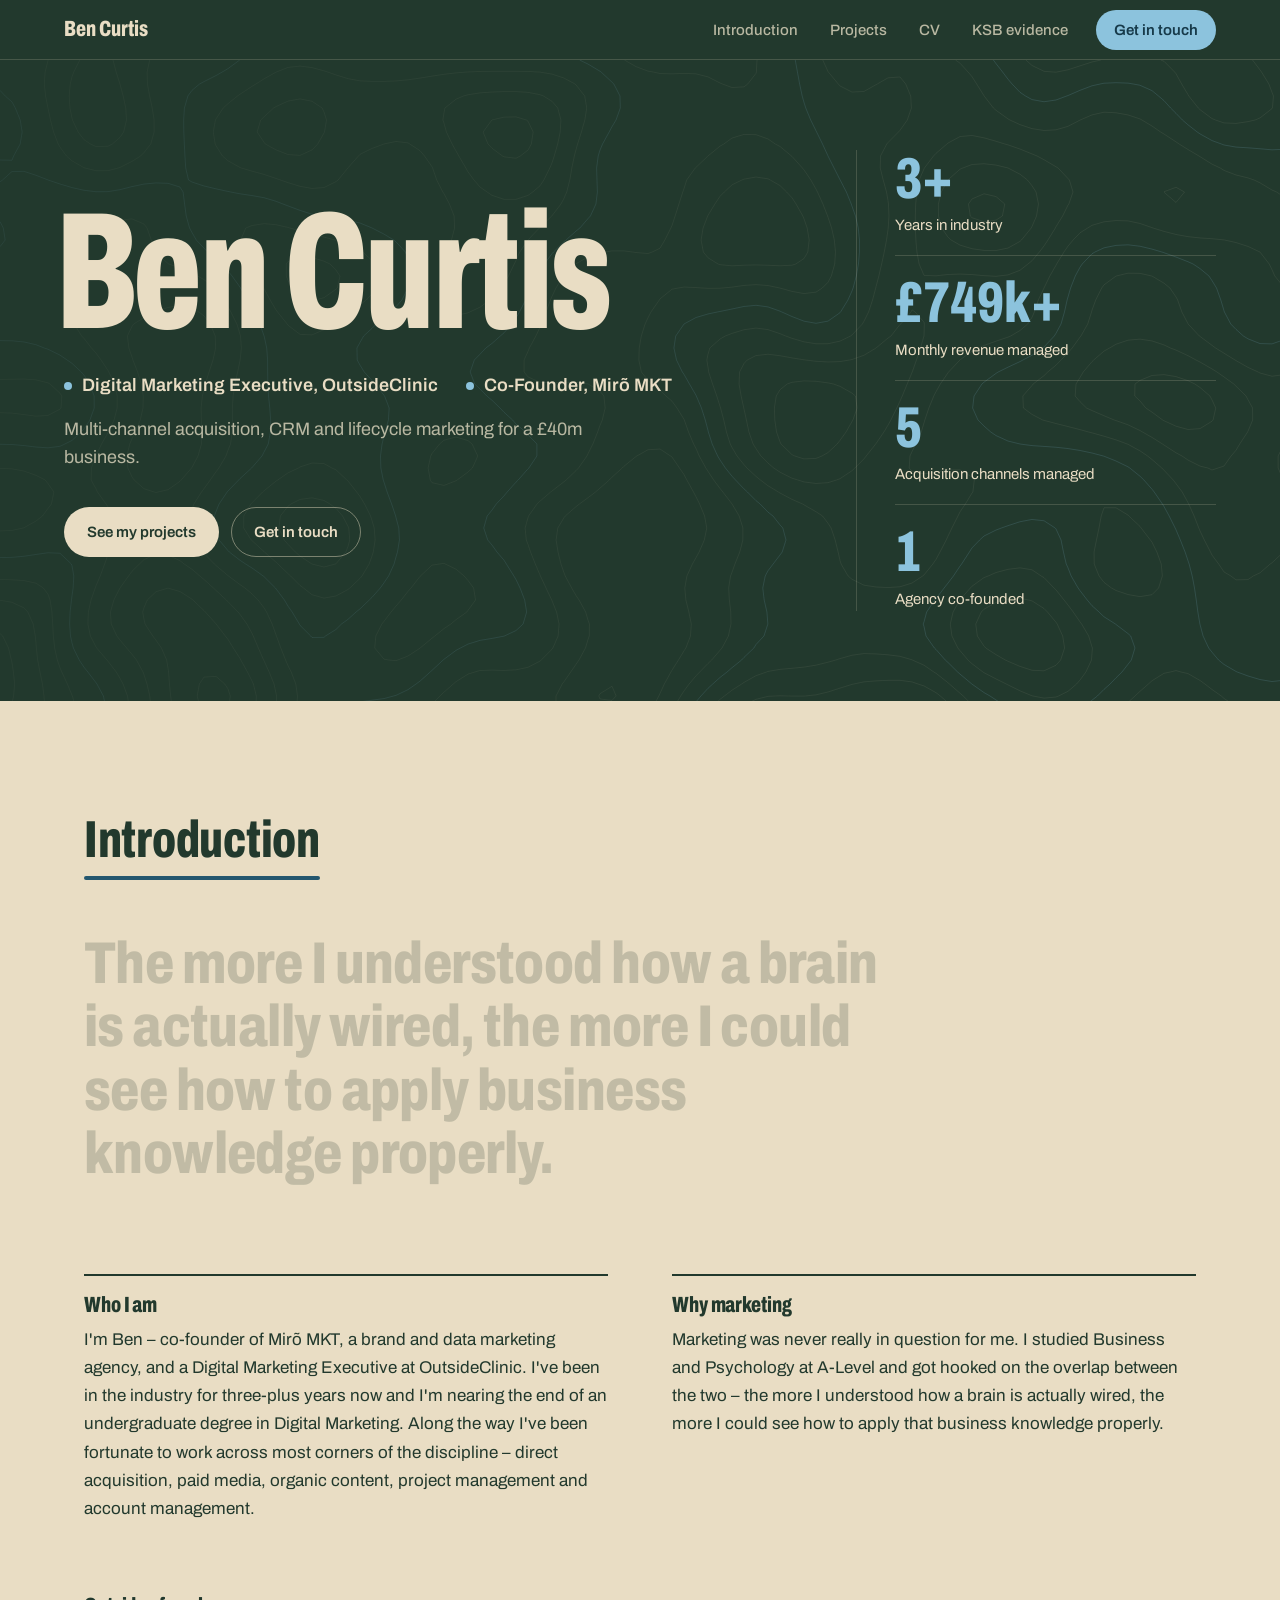
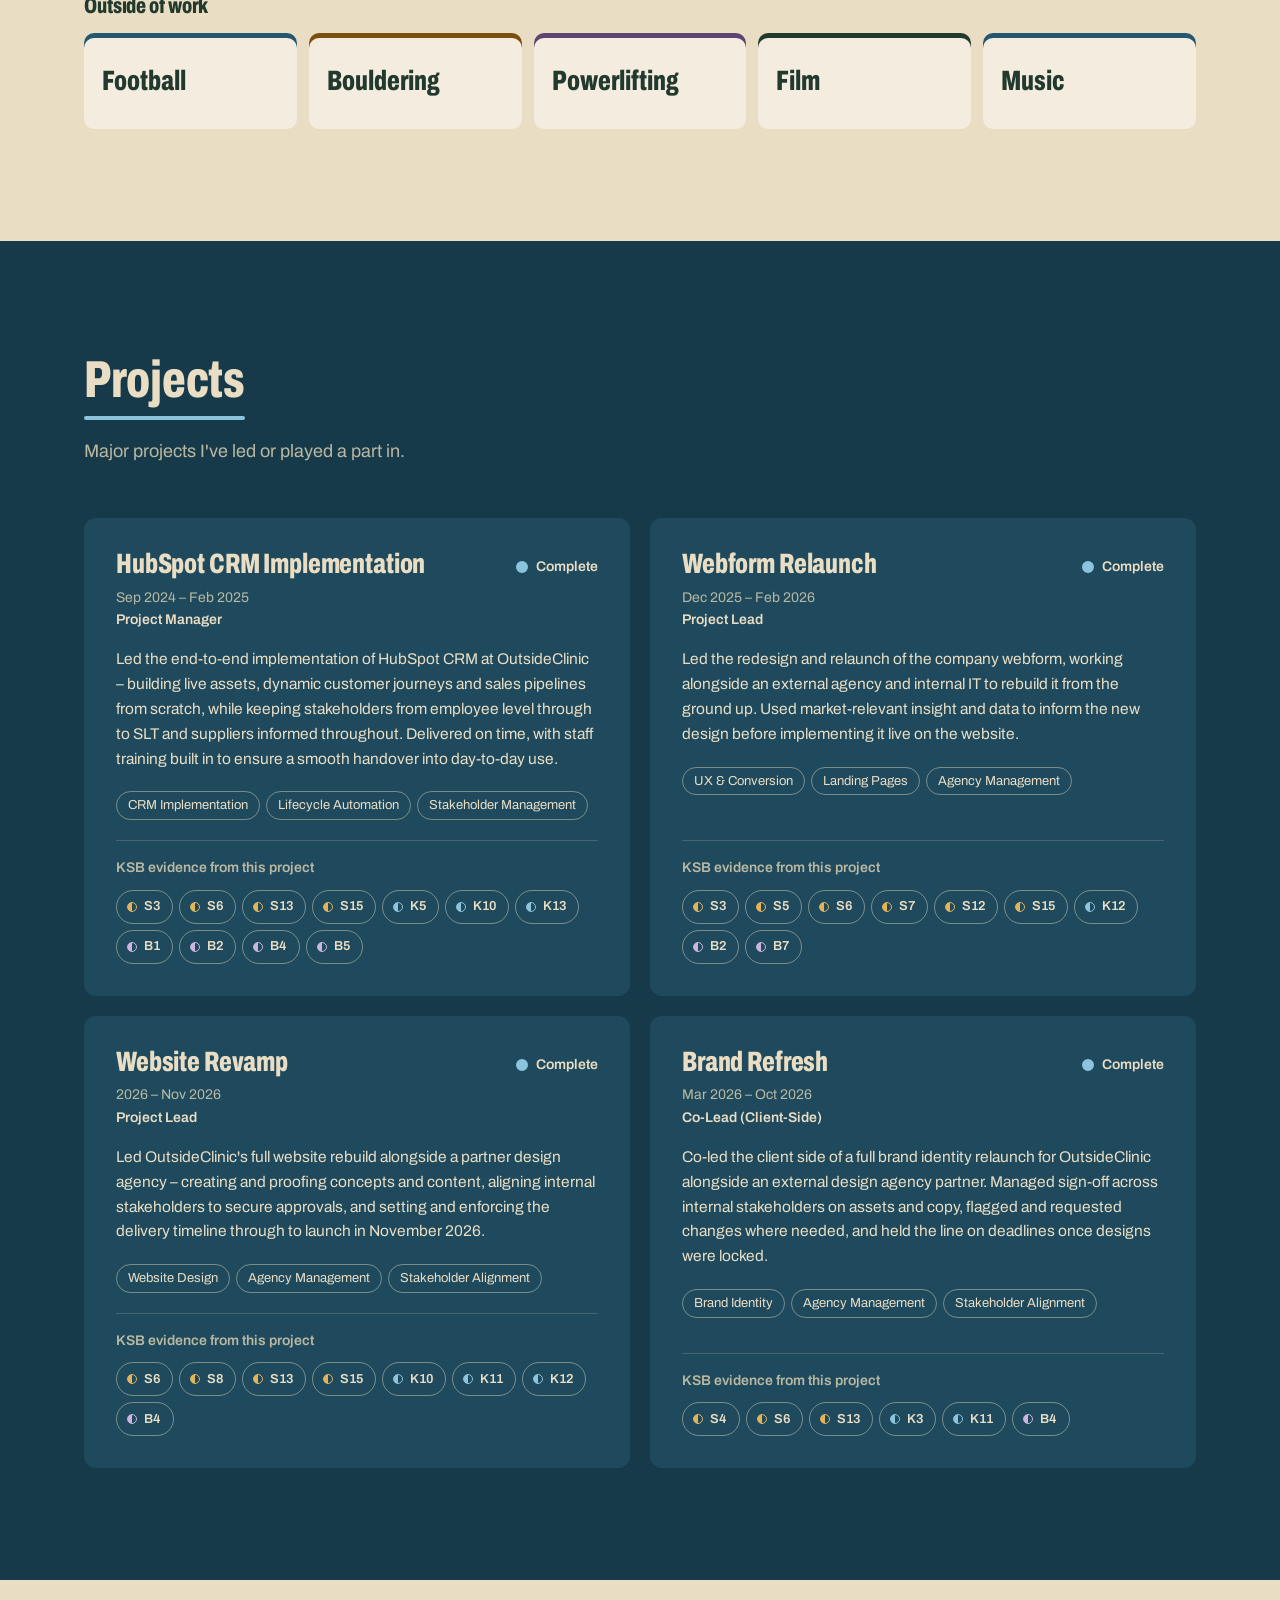
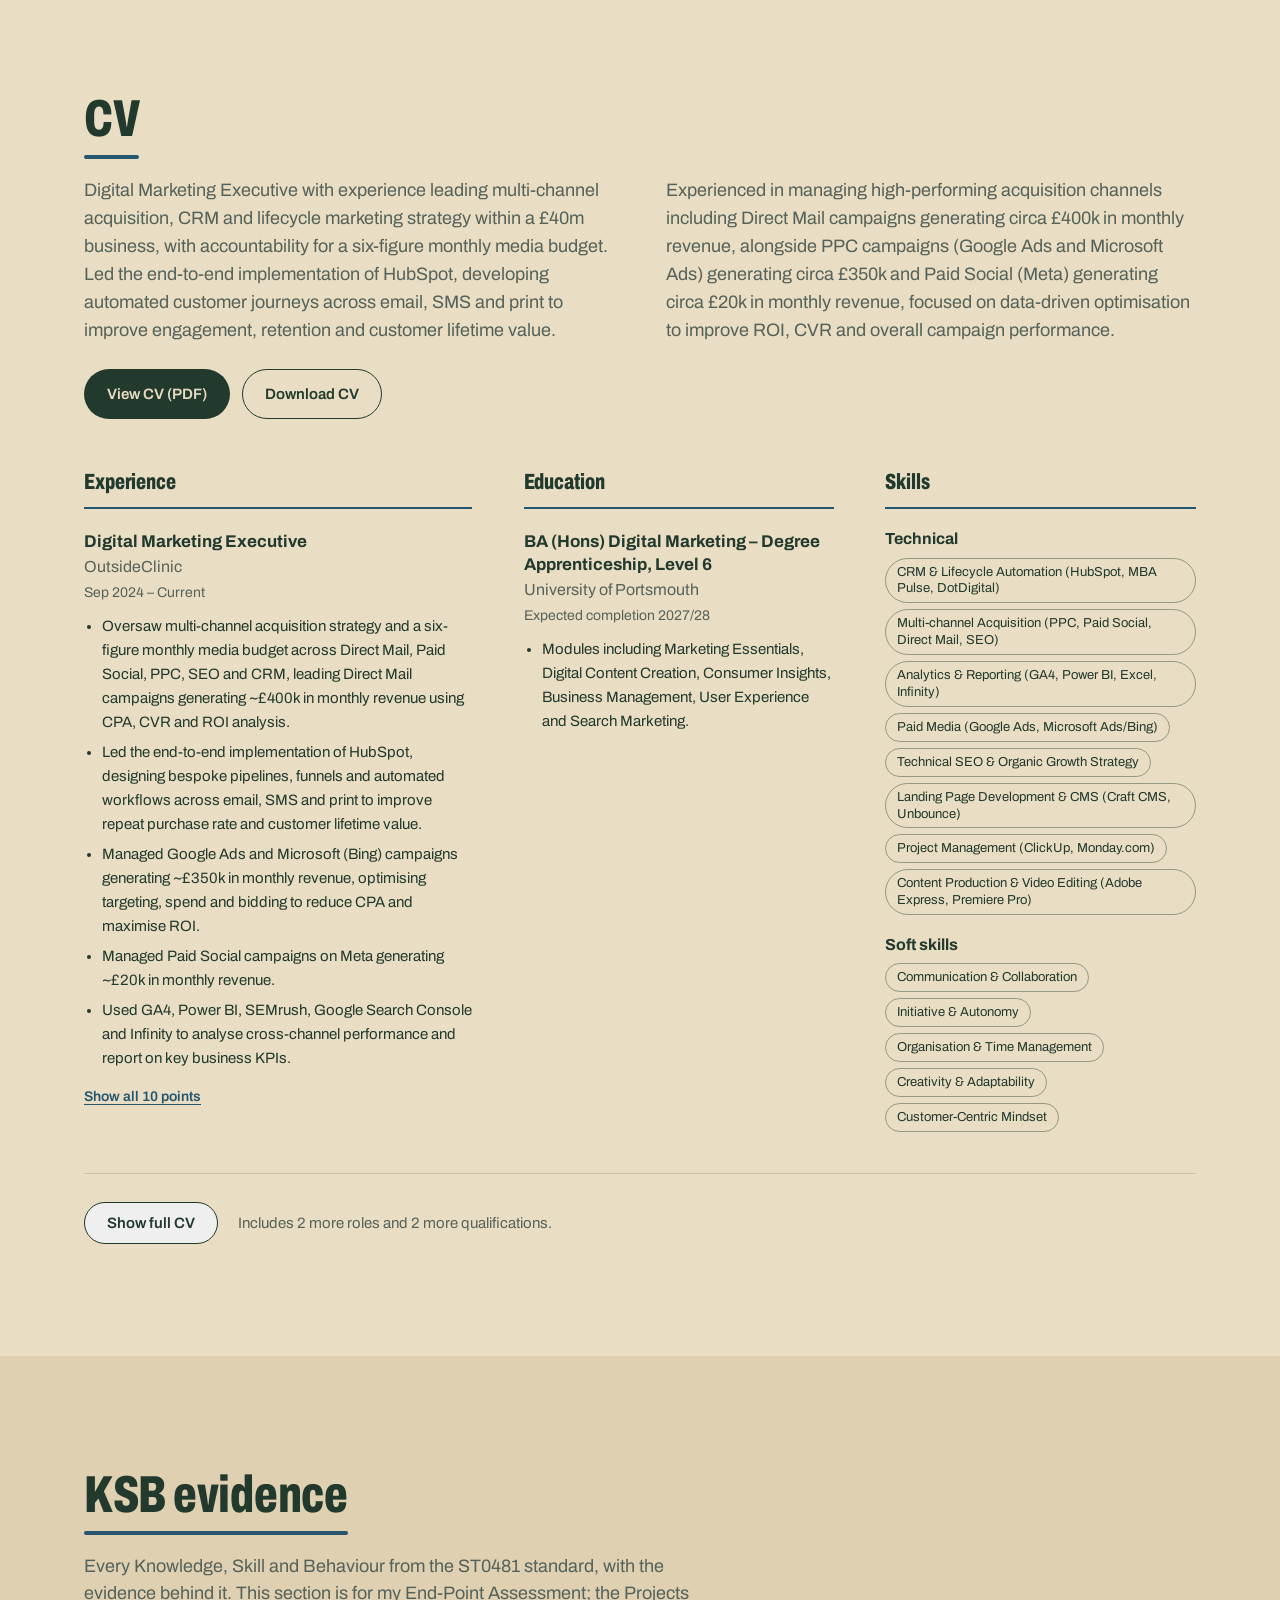
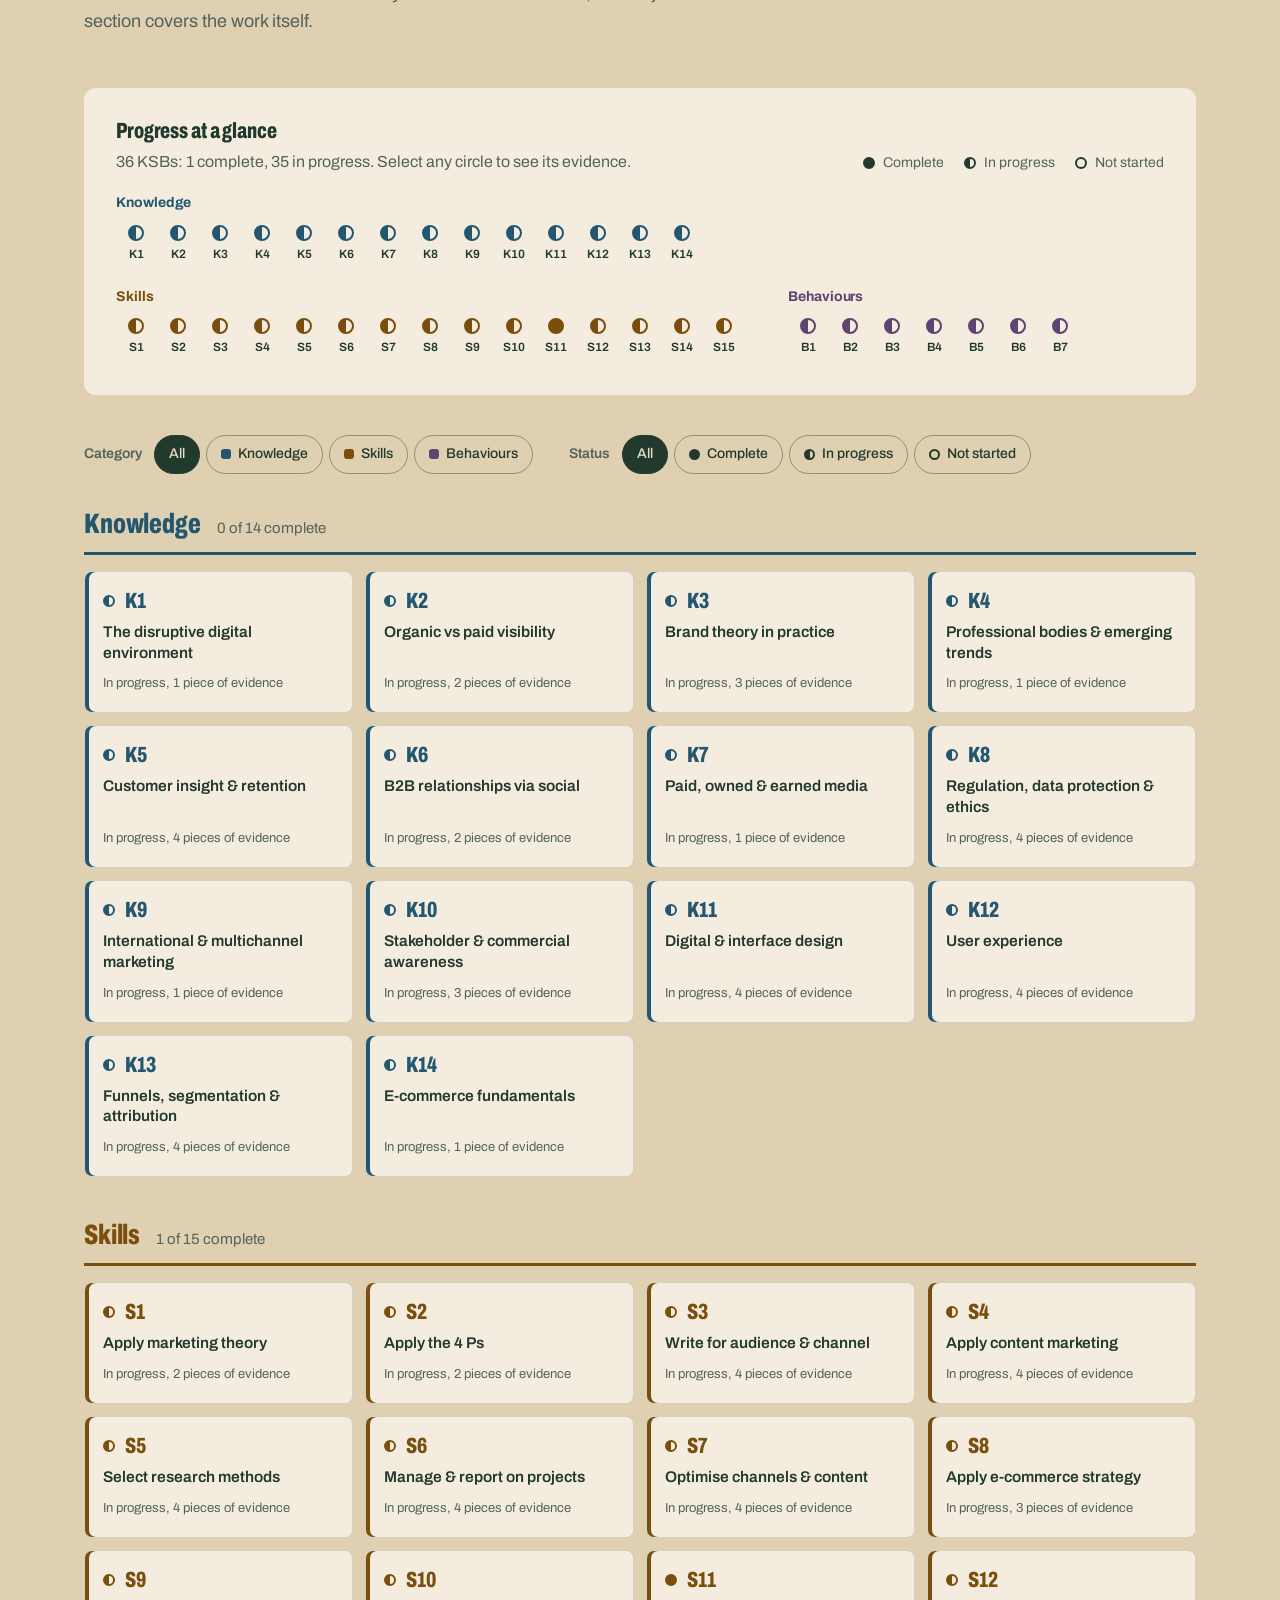
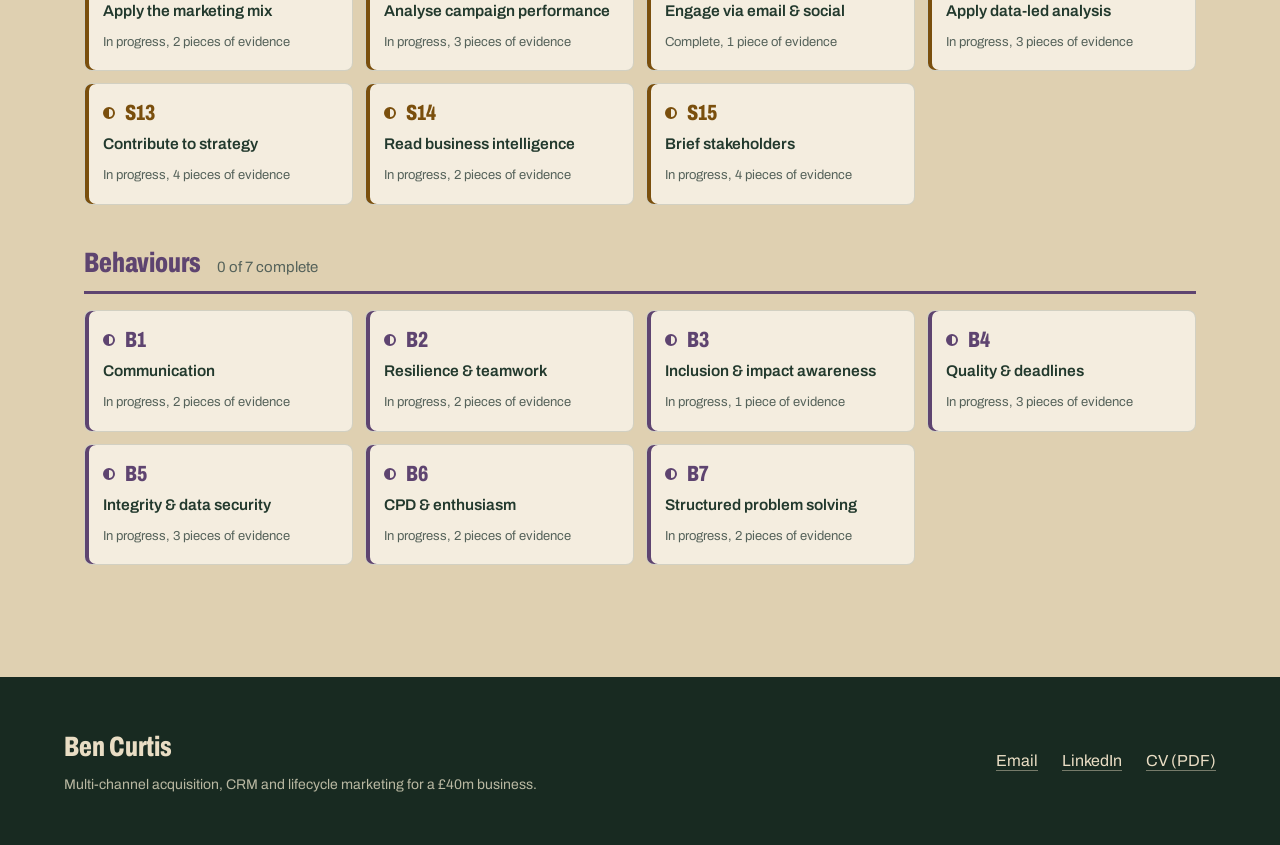
<file: index.html>
<!DOCTYPE html>
<html lang="en">
<head>
<meta charset="UTF-8">
<meta name="viewport" content="width=device-width, initial-scale=1.0">
<title>Ben Curtis – Digital Marketing Executive</title>
<meta name="description" content="Portfolio of Ben Curtis, Digital Marketing Executive at OutsideClinic and co-founder of Mirõ MKT: projects, experience and CV.">
<meta name="theme-color" content="#22392D">
<link rel="icon" type="image/png" sizes="32x32" href="favicon-32.png">
<link rel="icon" type="image/png" sizes="192x192" href="favicon-192.png">
<link rel="apple-touch-icon" href="apple-touch-icon.png">
<!-- Link previews (LinkedIn, Slack, WhatsApp, email). These are read
     without running JavaScript, so they must be written out here.
     If the site moves to a custom domain, update the two URLs below. -->
<meta property="og:type" content="website">
<meta property="og:title" content="Ben Curtis – Digital Marketing Executive">
<meta property="og:description" content="Multi-channel acquisition, CRM and lifecycle marketing. Projects, experience and CV.">
<meta property="og:url" content="https://bencurtis-miro.github.io/portfolio/">
<meta property="og:image" content="https://bencurtis-miro.github.io/portfolio/og-image.jpg">
<meta property="og:image:width" content="1200">
<meta property="og:image:height" content="630">
<meta property="og:image:alt" content="Ben Curtis – Digital Marketing Executive. £750k+ monthly revenue managed, 5 channels managed, 1 agency co-founded.">
<meta name="twitter:card" content="summary_large_image">
<link rel="preconnect" href="https://fonts.googleapis.com">
<link rel="preconnect" href="https://fonts.gstatic.com" crossorigin>
<link href="https://fonts.googleapis.com/css2?family=Archivo:ital,wdth,wght@0,62..125,400..800;1,62..125,400..800&display=swap" rel="stylesheet">
<link rel="stylesheet" href="styles.css?v=20261106a">
<!-- KSB evidence (University) – remove this line when retiring the section -->
<link rel="stylesheet" href="ksb.css?v=20261106a">
</head>
<body>

<a class="skip-link" href="#about">Skip to content</a>

<header class="topbar" id="topbar">
  <a class="topbar-name" href="#top" id="topbarName">Ben Curtis</a>
  <button class="nav-toggle" id="navToggle" aria-label="Open menu" aria-expanded="false" aria-controls="siteNav">
    <span></span><span></span>
  </button>
  <nav class="site-nav" id="siteNav" aria-label="Sections">
    <span class="nav-indicator" id="navIndicator" aria-hidden="true"></span>
    <a href="#about" class="nav-link" data-section="about">Introduction</a>
    <a href="#work" class="nav-link" data-section="work">Projects</a>
    <a href="#cv" class="nav-link" data-section="cv">CV</a>
    <a href="#evidence" class="nav-link" data-section="evidence" data-ksb>KSB evidence</a>
    <a href="contact.html" class="nav-cta">Get in touch</a>
  </nav>
</header>

<main id="top">

  <!-- ============ HERO ============ -->
  <section class="cover" id="brief">
    <canvas class="hero-contours" id="heroContours" aria-hidden="true"></canvas>
    <div class="cover-grid">
      <div class="cover-main">
        <h1 class="cover-name" id="coverName">Ben Curtis</h1>
        <p class="cover-roles" id="coverRoles"></p>
        <p class="cover-headline" id="coverHeadline"></p>
        <div class="cover-actions">
          <a href="#work" class="btn btn-light">See my projects</a>
          <a href="contact.html" class="btn btn-ghost">Get in touch</a>
        </div>
      </div>
      <ul class="stat-list" id="statStrip" aria-label="Career in numbers"></ul>
    </div>
  </section>

  <!-- ============ INTRODUCTION ============ -->
  <section class="section" id="about">
    <div class="section-inner">
      <header class="section-head">
        <h2>Introduction</h2>
      </header>
      <p class="about-statement" id="aboutStatement"></p>
      <div class="about-copy" id="aboutCopy"></div>
      <div class="about-interests" id="aboutInterests">
        <h3 class="about-interests-title">Outside of work</h3>
        <ul class="interest-tiles" id="interestTiles"></ul>
      </div>
    </div>
  </section>

  <!-- ============ PROJECTS ============ -->
  <section class="section section-lake" id="work">
    <div class="section-inner">
      <header class="section-head">
        <h2>Projects</h2>
        <p class="section-lede">Major projects I've led or played a part in.</p>
      </header>
      <div class="project-grid" id="projectGrid"></div>
    </div>
  </section>

  <!-- ============ CV ============ -->
  <section class="section" id="cv">
    <div class="section-inner">
      <header class="section-head section-head-wide">
        <h2>CV</h2>
        <div class="cv-summary" id="cvSummary"></div>
        <div class="cv-actions" id="cvActions" hidden>
          <a href="#" id="cvView" class="btn btn-dark" target="_blank" rel="noopener">View CV (PDF)</a>
          <a href="#" id="cvDownload" class="btn btn-outline" download="Ben-Curtis-CV.pdf">Download CV</a>
        </div>
      </header>

      <div class="cv-grid">
        <div class="cv-block">
          <h3 class="cv-block-title">Experience</h3>
          <div id="cvExperience"></div>
        </div>
        <div class="cv-block">
          <h3 class="cv-block-title">Education</h3>
          <div id="cvEducation"></div>
        </div>
        <div class="cv-block">
          <h3 class="cv-block-title">Skills</h3>
          <h4 class="skill-subhead">Technical</h4>
          <div class="tag-list" id="cvSkillsTechnical"></div>
          <h4 class="skill-subhead">Soft skills</h4>
          <div class="tag-list" id="cvSkillsSoft"></div>
        </div>
      </div>
      <div class="cv-full-toggle" id="cvFullToggleWrap" hidden>
        <button type="button" class="btn btn-outline" id="cvFullToggle" aria-expanded="false">Show full CV</button>
        <p class="cv-full-note" id="cvFullNote"></p>
      </div>
    </div>
  </section>

  <!-- ============ KSB EVIDENCE (University) – start ============
       Remove from here to "KSB EVIDENCE – end" when retiring the section. -->
  <section class="section section-alt" id="evidence" data-ksb>
    <div class="section-inner">
      <header class="section-head">
        <h2>KSB evidence</h2>
        <p class="section-lede">Every Knowledge, Skill and Behaviour from the ST0481 standard, with the evidence behind it. This section is for my End-Point Assessment; the Projects section covers the work itself.</p>
      </header>

      <div class="circuit" aria-labelledby="circuitHeading">
        <div class="circuit-head">
          <div>
            <h3 class="circuit-title" id="circuitHeading">Progress at a glance</h3>
            <p class="circuit-summary" id="circuitSummary"></p>
          </div>
          <ul class="status-key" aria-label="Key">
            <li><span class="marker is-complete" aria-hidden="true"></span>Complete</li>
            <li><span class="marker is-in-progress" aria-hidden="true"></span>In progress</li>
            <li><span class="marker is-not-started" aria-hidden="true"></span>Not started</li>
          </ul>
        </div>
        <div class="circuit-groups" id="circuitGroups"></div>
      </div>

      <div class="filter-bar" role="group" aria-label="Filter KSBs">
        <div class="filter-group" role="group" aria-labelledby="filterCatLabel">
          <span class="filter-label" id="filterCatLabel">Category</span>
          <button class="chip is-active" data-filter-cat="all" aria-pressed="true">All</button>
          <button class="chip cat-knowledge" data-filter-cat="knowledge" aria-pressed="false"><span class="cat-dot" aria-hidden="true"></span>Knowledge</button>
          <button class="chip cat-skill" data-filter-cat="skill" aria-pressed="false"><span class="cat-dot" aria-hidden="true"></span>Skills</button>
          <button class="chip cat-behaviour" data-filter-cat="behaviour" aria-pressed="false"><span class="cat-dot" aria-hidden="true"></span>Behaviours</button>
        </div>
        <div class="filter-group" role="group" aria-labelledby="filterStatusLabel">
          <span class="filter-label" id="filterStatusLabel">Status</span>
          <button class="chip is-active" data-filter-status="all" aria-pressed="true">All</button>
          <button class="chip" data-filter-status="complete" aria-pressed="false"><span class="marker is-complete" aria-hidden="true"></span>Complete</button>
          <button class="chip" data-filter-status="in-progress" aria-pressed="false"><span class="marker is-in-progress" aria-hidden="true"></span>In progress</button>
          <button class="chip" data-filter-status="not-started" aria-pressed="false"><span class="marker is-not-started" aria-hidden="true"></span>Not started</button>
        </div>
      </div>

      <div class="ksb-groups" id="ksbGrid"></div>
    </div>
  </section>
  <!-- ============ KSB EVIDENCE – end ============ -->

  <footer class="footer">
    <div>
      <p class="footer-name" id="footerName">Ben Curtis</p>
      <p class="footer-sub" id="footerSub"></p>
    </div>
    <div class="footer-links" id="footerLinks"></div>
  </footer>

</main>

<!-- ============ KSB DETAIL POPUP (University) – remove with the section ============ -->
<div class="modal-backdrop" id="modalBackdrop" data-ksb hidden>
  <div class="modal" role="dialog" aria-modal="true" aria-labelledby="modalTitle">
    <button class="modal-close" id="modalClose" aria-label="Close"><svg aria-hidden="true" viewBox="0 0 24 24"><path d="M6 6l12 12M18 6L6 18"/></svg></button>
    <div class="modal-body" id="modalBody">
      <p class="modal-code" id="modalCode"></p>
      <h3 id="modalTitle"></h3>
      <p class="modal-status" id="modalStatus"></p>
      <p class="modal-desc" id="modalDesc"></p>
      <div class="modal-evidence" id="modalEvidence"></div>
    </div>
    <nav class="modal-ksb-nav" id="modalKsbNav" aria-label="Other KSBs">
      <button type="button" class="ksb-step ksb-step-prev" id="ksbPrev"></button>
      <span class="ksb-step-pos" id="ksbPos" aria-live="polite"></span>
      <button type="button" class="ksb-step ksb-step-next" id="ksbNext"></button>
    </nav>
  </div>
</div>

<!-- ?v= forces browsers to fetch fresh files after each update; change it whenever the files change -->
<script src="data.js?v=20261106a"></script>
<!-- KSB evidence (University) – remove these two lines when retiring the section -->
<script src="ksb-data.js?v=20261106a"></script>
<script src="script.js?v=20261106a"></script>
<script src="ksb.js?v=20261106a"></script>
<script src="contours.js?v=20261106a"></script>
</body>
</html>
</file>
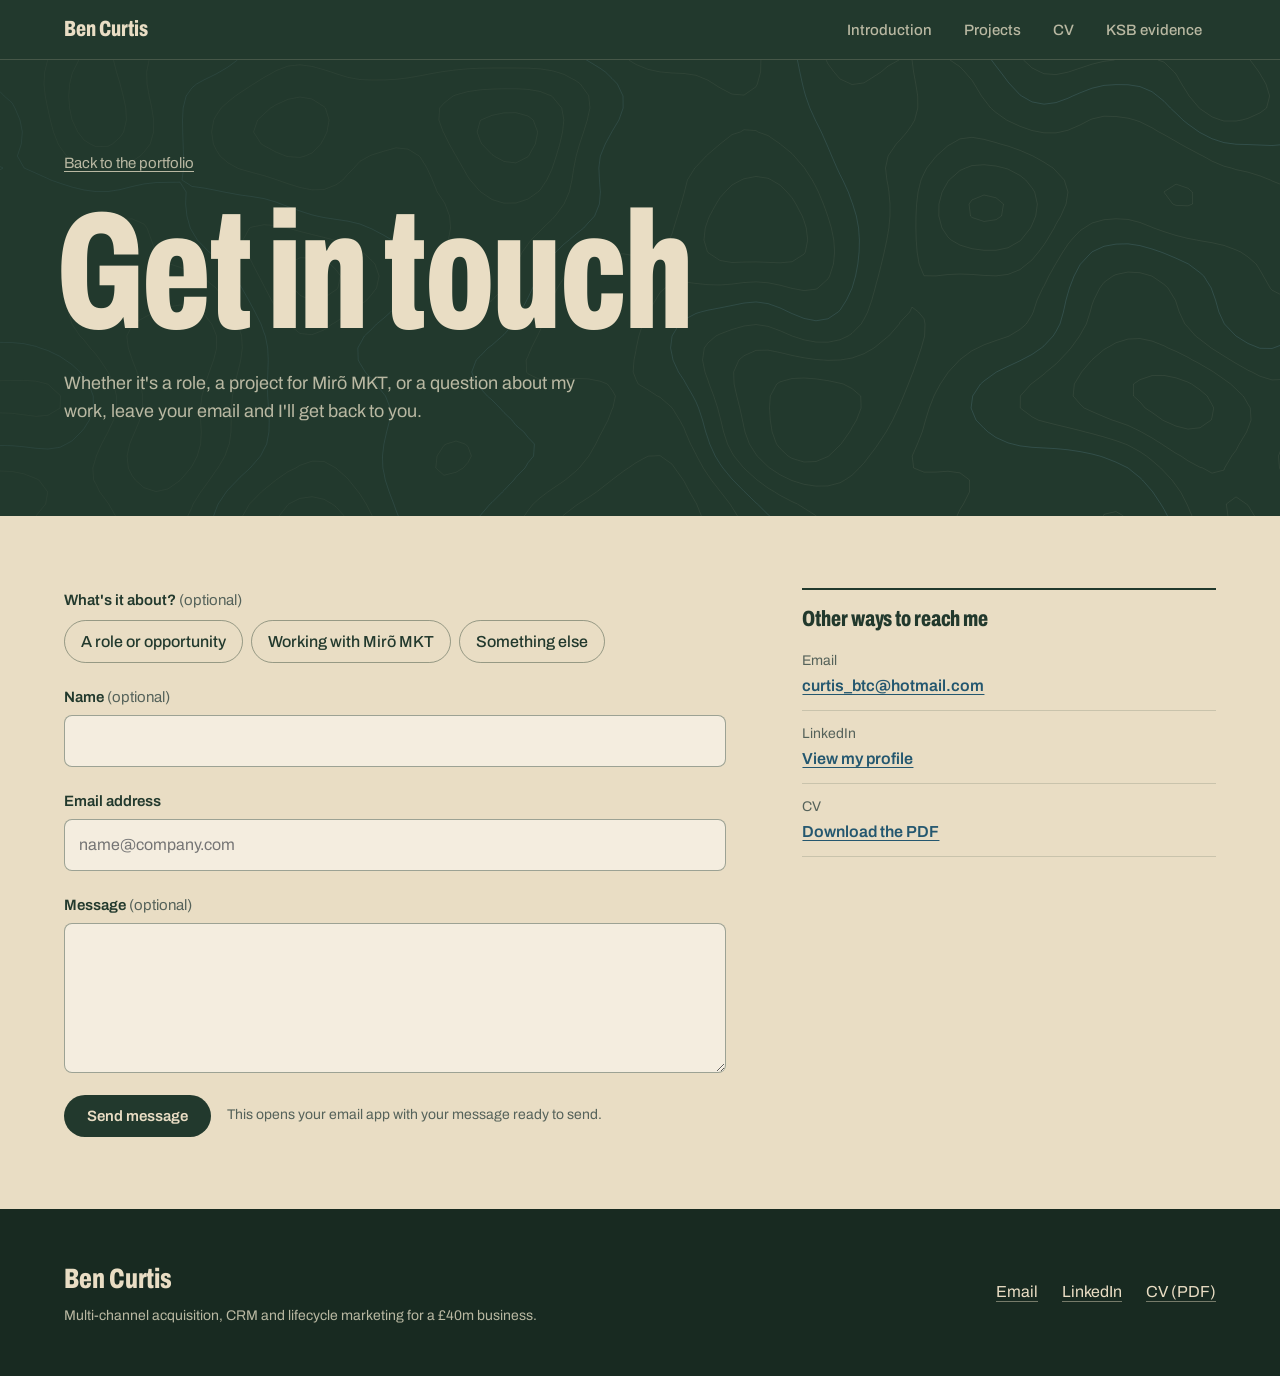
<file: contact.html>
<!DOCTYPE html>
<html lang="en">
<head>
<meta charset="UTF-8">
<meta name="viewport" content="width=device-width, initial-scale=1.0">
<title>Get in touch – Ben Curtis</title>
<meta name="description" content="Get in touch with Ben Curtis, Digital Marketing Executive and co-founder of Mirõ MKT.">
<meta name="theme-color" content="#22392D">
<link rel="icon" type="image/png" sizes="32x32" href="favicon-32.png">
<link rel="icon" type="image/png" sizes="192x192" href="favicon-192.png">
<link rel="apple-touch-icon" href="apple-touch-icon.png">
<meta property="og:type" content="website">
<meta property="og:title" content="Get in touch – Ben Curtis">
<meta property="og:image" content="https://bencurtis-miro.github.io/portfolio/og-image.jpg">
<link rel="preconnect" href="https://fonts.googleapis.com">
<link rel="preconnect" href="https://fonts.gstatic.com" crossorigin>
<link href="https://fonts.googleapis.com/css2?family=Archivo:ital,wdth,wght@0,62..125,400..800;1,62..125,400..800&display=swap" rel="stylesheet">
<link rel="stylesheet" href="styles.css?v=20261106a">
</head>
<body>

<a class="skip-link" href="#contactForm">Skip to the form</a>

<header class="topbar">
  <a class="topbar-name" href="index.html" id="topbarName">Ben Curtis</a>
  <button class="nav-toggle" id="navToggle" aria-label="Open menu" aria-expanded="false" aria-controls="siteNav">
    <span></span><span></span>
  </button>
  <nav class="site-nav" id="siteNav" aria-label="Sections">
    <a href="index.html#about" class="nav-link">Introduction</a>
    <a href="index.html#work" class="nav-link">Projects</a>
    <a href="index.html#cv" class="nav-link">CV</a>
    <a href="index.html#evidence" class="nav-link" data-ksb>KSB evidence</a>
  </nav>
</header>

<main>
  <section class="cover contact-cover">
    <canvas class="hero-contours" id="heroContours" aria-hidden="true"></canvas>
    <div class="cover-grid contact-cover-grid">
      <div class="cover-main">
        <a class="contact-back" href="index.html">Back to the portfolio</a>
        <h1 class="cover-name" id="contactTitle">Get in touch</h1>
        <p class="cover-headline contact-intro">Whether it's a role, a project for Mirõ MKT, or a question about my work, leave your email and I'll get back to you.</p>
      </div>
    </div>
  </section>

  <div class="contact-body">
    <div>
      <form class="contact-form" id="contactForm" novalidate>
        <fieldset class="topic-options">
          <legend>What's it about? <span class="field-hint">(optional)</span></legend>
          <label><input type="radio" name="topic" value="A role or opportunity"><span>A role or opportunity</span></label>
          <label><input type="radio" name="topic" value="Working with Mirõ MKT"><span>Working with Mirõ MKT</span></label>
          <label><input type="radio" name="topic" value="Something else"><span>Something else</span></label>
        </fieldset>

        <div class="field">
          <label for="name">Name <span class="field-hint">(optional)</span></label>
          <input id="name" name="name" type="text" autocomplete="name">
        </div>

        <div class="field">
          <label for="email">Email address</label>
          <input id="email" name="email" type="email" autocomplete="email" required aria-describedby="emailError" placeholder="name@company.com">
          <p class="field-error" id="emailError" hidden></p>
        </div>

        <div class="field">
          <label for="message">Message <span class="field-hint">(optional)</span></label>
          <textarea id="message" name="message"></textarea>
        </div>

        <div class="form-actions">
          <button type="submit" class="btn btn-dark" id="sendBtn">Send message</button>
          <p class="form-note" id="formNote"></p>
        </div>
      </form>
      <div class="form-status" id="formStatus" role="status" aria-live="polite" tabindex="-1" hidden></div>
    </div>

    <aside class="contact-aside" aria-labelledby="otherWays">
      <h2 id="otherWays">Other ways to reach me</h2>
      <ul id="contactLinks"></ul>
    </aside>
  </div>

  <footer class="footer">
    <div>
      <p class="footer-name" id="footerName">Ben Curtis</p>
      <p class="footer-sub" id="footerSub"></p>
    </div>
    <div class="footer-links" id="footerLinks"></div>
  </footer>
</main>

<script src="data.js?v=20261106a"></script>
<script src="contact.js?v=20261106a"></script>
<script src="contours.js?v=20261106a"></script>
</body>
</html>
</file>
<file: styles.css>
/* ============================================================
   TOKENS – "Fontainebleau"
   Sandstone and pine are the base. Lake blue is the second
   colour: the Projects band, status circles, links and focus.
   ============================================================ */
:root{
  --sand: #E9DDC4;           /* sandstone – page background */
  --sand-card: #F4EDDF;      /* lighter sandstone – cards, modal, form fields */
  --sand-shade: #DFD0B1;     /* shaded sandstone – alternate section */
  --pine: #22392D;           /* pine – text, hero */
  --pine-deep: #182A21;      /* deeper pine – footer */
  --moss: #55625A;           /* secondary text on light backgrounds */
  --lichen: #B9B8A2;         /* secondary text on dark backgrounds */

  --lake: #24576F;           /* lake – accent on light backgrounds */
  --lake-light: #8CC3DD;     /* lake – accent on dark backgrounds */
  --lake-deep: #173A4A;      /* lake – Projects section */
  --lake-card: #1F4A5D;      /* lake – cards on the Projects section */

  /* Supporting colours – hobby tiles and the KSB categories */
  --ochre: #7A4F0D;
  --heather: #5E4470;
  --ochre-light: #E3B35A;
  --heather-light: #CDB4DC;

  --line: rgba(34,57,45,0.16);
  --line-strong: rgba(34,57,45,0.42);
  --line-dark: rgba(233,221,196,0.18);
  --line-dark-strong: rgba(233,221,196,0.45);
  --error: #9B2C1F;

  --font: 'Archivo', 'Arial Narrow', Arial, sans-serif;
  --display: 'wdth' 70;      /* condensed width for headings */

  --step-1: 1.125rem;        /* 18 */
  --step-2: 1.375rem;        /* 22 */
  --step-3: 1.75rem;         /* 28 */
  --step-4: clamp(2.25rem, 4.5vw, 3.25rem);

  --gutter: clamp(20px, 5vw, 64px);
  --topbar-h: 60px;
}

*{ box-sizing: border-box; }
html{ scroll-behavior: smooth; scroll-padding-top: var(--topbar-h); }
@media (prefers-reduced-motion: reduce){
  html{ scroll-behavior: auto; }
  *, *::before, *::after{ animation-duration: 0.001ms !important; animation-delay: 0ms !important; transition-duration: 0.001ms !important; }
}

body{
  margin: 0;
  background: var(--sand);
  color: var(--pine);
  font-family: var(--font);
  font-size: 1rem;
  line-height: 1.6;
  font-variation-settings: 'wdth' 100;
  -webkit-font-smoothing: antialiased;
}

a{ color: inherit; }
h1, h2, h3, h4{ margin: 0; font-weight: 800; font-variation-settings: var(--display); line-height: 1.02; letter-spacing: -0.005em; }
p{ margin: 0; }

:focus-visible{ outline: 3px solid var(--lake); outline-offset: 3px; border-radius: 2px; }
.cover :focus-visible, .section-lake :focus-visible, .footer :focus-visible, .topbar :focus-visible{ outline-color: var(--lake-light); }

.skip-link{
  position: absolute; left: 12px; top: -60px; z-index: 300;
  background: var(--sand-card); color: var(--pine);
  padding: 10px 16px; border-radius: 6px; font-weight: 600;
}
.skip-link:focus{ top: 12px; }

/* ---------- Status marker ----------
   Shape carries the meaning, so it reads without colour too:
   filled circle = complete, half-filled = in progress, outline = not started. */
.marker{
  --m: var(--lake);
  width: 12px; height: 12px; flex-shrink: 0;
  display: inline-block; vertical-align: middle;
  border-radius: 50%;
  border: 2px solid var(--m);
}
.marker.is-complete{ background: var(--m); }
.marker.is-in-progress{ background: linear-gradient(90deg, var(--m) 50%, transparent 50%); }
.section-lake .marker, .chip.is-active .marker{ --m: var(--lake-light); }



/* ============================================================
   TOP BAR
   ============================================================ */
.topbar{
  position: fixed; top: 0; left: 0; right: 0; z-index: 100;
  height: var(--topbar-h);
  display: flex; align-items: center; justify-content: space-between; gap: 24px;
  padding: 0 var(--gutter);
  background: var(--pine);
  color: var(--sand);
  border-bottom: 1px solid var(--line-dark);
}
.topbar-name{
  text-decoration: none;
  font-weight: 800; font-variation-settings: var(--display);
  font-size: var(--step-2);
}
.site-nav{ display: flex; align-items: center; gap: 4px; position: relative; }
/* The sand pill that glides behind the current section's link */
.nav-indicator{
  position: absolute; left: 0; top: 50%;
  height: 38px; margin-top: -19px; width: 0;
  border-radius: 100px;
  background: var(--sand);
  opacity: 0;
  transition: transform .45s cubic-bezier(.3,.7,.2,1), width .45s cubic-bezier(.3,.7,.2,1), opacity .2s ease;
  pointer-events: none;
}
.nav-indicator.is-shown{ opacity: 1; }
.nav-indicator.no-slide{ transition: opacity .2s ease; }
.nav-link{
  text-decoration: none;
  font-size: 15px; font-weight: 500;
  color: var(--lichen);
  padding: 8px 14px;
  border-radius: 100px;
  position: relative; z-index: 1;
  transition: color .3s ease;
}
.nav-link:hover{ color: var(--sand); }
.nav-link.is-active{ color: var(--pine); }
.nav-cta{
  margin-left: 10px;
  text-decoration: none;
  font-size: 15px; font-weight: 600;
  color: var(--lake-deep);
  background: var(--lake-light);
  padding: 8px 18px;
  border-radius: 100px;
  transition: background-color .15s ease;
}
.nav-cta:hover{ background: #A6D3E8; }
.nav-toggle{ display: none; }

main{ padding-top: var(--topbar-h); }

@media (max-width: 860px){
  .nav-toggle{
    display: flex; flex-direction: column; justify-content: center; gap: 6px;
    width: 44px; height: 44px; margin-right: -10px;
    background: none; border: 0; cursor: pointer; padding: 10px;
  }
  .nav-toggle span{ display: block; height: 2px; background: var(--sand); transition: transform .2s ease; }
  .nav-toggle[aria-expanded="true"] span:first-child{ transform: translateY(4px) rotate(45deg); }
  .nav-toggle[aria-expanded="true"] span:last-child{ transform: translateY(-4px) rotate(-45deg); }
  .site-nav{
    position: fixed; top: var(--topbar-h); left: 0; right: 0;
    flex-direction: column; align-items: stretch; gap: 0;
    padding: 8px var(--gutter) 20px;
    background: var(--pine);
    border-bottom: 1px solid var(--line-dark);
    display: none;
  }
  .site-nav.is-open{ display: flex; }
  .nav-indicator{ display: none; }
  .nav-link{ font-size: var(--step-1); padding: 12px 0; border-radius: 0; border-bottom: 1px solid var(--line-dark); }
  .nav-link.is-active{ background: none; color: var(--sand); }
  .nav-cta{ margin: 16px 0 0; text-align: center; padding: 12px 18px; font-size: var(--step-1); }
}

/* ============================================================
   HERO
   ============================================================ */
.cover{
  background: var(--pine);
  color: var(--sand);
  padding: clamp(48px, 7vw, 96px) var(--gutter);
  position: relative;
  overflow: hidden;
}
/* Drifting contour lines (contours.js); fade towards the text side so the name stays crisp */
.hero-contours{
  position: absolute; inset: 0;
  pointer-events: none;
  opacity: 0;
  transition: opacity 2s ease .3s;
  -webkit-mask-image: linear-gradient(100deg, rgba(0,0,0,.45) 0%, rgba(0,0,0,.75) 45%, #000 75%);
          mask-image: linear-gradient(100deg, rgba(0,0,0,.45) 0%, rgba(0,0,0,.75) 45%, #000 75%);
}
.hero-contours.is-ready{ opacity: 1; }
.cover-grid{ position: relative; z-index: 1; }

/* Hero entrance: the name rises letter by letter, then the rest follows */
.cn-word{ display: inline-block; clip-path: inset(-40% -15% 0 -15%); }
.cn-letter{ display: inline-block; }
@keyframes letter-up{ from{ transform: translateY(105%); } to{ transform: none; } }
@keyframes hero-fade{ from{ opacity: 0; transform: translateY(10px); } to{ opacity: 1; transform: none; } }
.cover.is-entering .cn-letter{ animation: letter-up .9s cubic-bezier(.2,.75,.15,1) backwards; animation-delay: calc(var(--k) * 45ms + 100ms); }
.cover.is-entering .cover-roles{ animation: hero-fade .7s ease-out backwards .65s; }
.cover.is-entering .cover-headline{ animation: hero-fade .7s ease-out backwards .8s; }
.cover.is-entering .cover-actions{ animation: hero-fade .7s ease-out backwards .95s; }
.cover.is-entering .stat{ animation: hero-fade .7s ease-out backwards; }
.cover.is-entering .stat:nth-child(1){ animation-delay: .8s; }
.cover.is-entering .stat:nth-child(2){ animation-delay: .92s; }
.cover.is-entering .stat:nth-child(3){ animation-delay: 1.04s; }
.cover.is-entering .stat:nth-child(4){ animation-delay: 1.16s; }
.cover-grid{
  max-width: 1240px; margin: 0 auto;
  display: grid;
  grid-template-columns: minmax(0, 1fr) minmax(0, 360px);
  gap: clamp(40px, 7vw, 112px);
  align-items: center;
}
.cover-name{
  font-size: clamp(4.5rem, 13vw, 11.5rem);
  font-variation-settings: 'wdth' 62;
  font-weight: 800;
  line-height: 0.84;
  letter-spacing: -0.015em;
  margin-left: -0.05em;
}
.cover-roles{ display: flex; flex-wrap: wrap; gap: 4px 28px; margin: 28px 0 16px; font-size: var(--step-1); font-weight: 600; }
.cover-roles span{ display: inline-flex; align-items: flex-start; gap: 10px; }
.cover-roles span::before{ content: ""; flex-shrink: 0; width: 8px; height: 8px; margin-top: 0.6em; border-radius: 50%; background: var(--lake-light); }
.cover-headline{ font-size: var(--step-1); color: var(--lichen); max-width: 52ch; line-height: 1.55; margin-bottom: 36px; }
.cover-actions{ display: flex; gap: 12px; flex-wrap: wrap; }

/* Stats sit in their own column on the right, the proof beside the pitch. */
.stat-list{
  list-style: none; margin: 0; padding: 0 0 0 clamp(24px, 3vw, 40px);
  border-left: 1px solid var(--line-dark);
  display: flex; flex-direction: column;
}
.stat{ display: flex; flex-direction: column; padding: 18px 0; border-bottom: 1px solid var(--line-dark); }
.stat:first-child{ padding-top: 0; }
.stat:last-child{ border-bottom: 0; padding-bottom: 0; }
.stat-num{
  font-size: clamp(2.5rem, 4.5vw, 3.75rem);
  font-weight: 800; font-variation-settings: var(--display);
  line-height: 1;
  font-variant-numeric: tabular-nums;
  color: var(--lake-light);
}
.stat-label{ font-size: 15px; color: var(--sand); margin-top: 6px; }

@media (max-width: 900px){
  .cover-grid{ grid-template-columns: 1fr; align-items: start; }
  .stat-list{
    padding: 28px 0 0; border-left: 0; border-top: 1px solid var(--line-dark);
    display: grid; grid-template-columns: repeat(2, minmax(0, 1fr)); gap: 24px 20px;
  }
  .stat, .stat:first-child, .stat:last-child{ padding: 0; border: 0; }
  .stat-num{ font-size: var(--step-4); }
}

/* ---------- Buttons ---------- */
.btn{
  font-family: inherit;
  font-size: 15px; font-weight: 600;
  text-decoration: none;
  display: inline-flex; align-items: center; gap: 8px;
  padding: 12px 22px;
  border-radius: 100px;
  border: 1.5px solid transparent;
  cursor: pointer;
  transition: background-color .15s ease, color .15s ease, border-color .15s ease;
}
.btn{ transition: background-color .15s ease, color .15s ease, border-color .15s ease, transform .12s ease; }
.btn:active, .nav-cta:active{ transform: scale(.96); }
.btn-light{ background: var(--sand); color: var(--pine); }
.btn-light:hover{ background: var(--sand-card); }
.btn-ghost{ border-color: var(--line-dark-strong); color: var(--sand); }
.btn-ghost:hover{ border-color: var(--sand); }
.btn-dark{ background: var(--pine); color: var(--sand); }
.btn-dark:hover{ background: var(--pine-deep); }
.btn-outline{ border-color: var(--pine); color: var(--pine); }
.btn-outline:hover{ background: var(--pine); color: var(--sand); }

.tag-list{ display: flex; flex-wrap: wrap; gap: 6px; }
.tag{
  font-size: 13px;
  line-height: 1.3;
  padding: 5px 11px;
  border-radius: 100px;
  border: 1px solid var(--line-strong);
}
.section-lake .tag{ border-color: var(--line-dark-strong); color: var(--sand); }

/* ============================================================
   SECTIONS
   ============================================================ */
.section{ padding: clamp(64px, 9vw, 112px) 0; }
.section-inner{ max-width: 1240px; padding: 0 var(--gutter); margin: 0 auto; }
.section-lake{ background: var(--lake-deep); color: var(--sand); }
.section-alt{ background: var(--sand-shade); }
.section-head{ max-width: 680px; margin-bottom: clamp(32px, 5vw, 52px); }
.section-head-wide{ max-width: none; }
/* The CV summary runs across the full width as two columns, split where a sentence ends */
.cv-summary{ display: grid; grid-template-columns: repeat(2, minmax(0, 1fr)); gap: clamp(20px, 4vw, 56px); margin-top: 18px; }
.cv-summary p{ color: var(--moss); font-size: var(--step-1); line-height: 1.55; }
@media (max-width: 760px){ .cv-summary{ grid-template-columns: 1fr; } }
.section-head h2{ font-size: var(--step-4); display: inline-block; position: relative; padding-bottom: 14px; }
/* A lake line draws under each section heading as it comes into view */
.section-head h2::after{
  content: ""; position: absolute; left: 0; bottom: 0;
  width: 100%; height: 4px; border-radius: 4px;
  background: var(--lake);
  transform: scaleX(0); transform-origin: left center;
  transition: transform .8s cubic-bezier(.3,.7,.2,1);
}
.section-lake .section-head h2::after{ background: var(--lake-light); }
.section-head h2.is-drawn::after{ transform: scaleX(1); }
.section-lede{ color: var(--moss); font-size: var(--step-1); line-height: 1.55; max-width: 64ch; margin-top: 18px; }
.section-lake .section-lede{ color: var(--lichen); }

/* ---------- Introduction ---------- */
/* Opening statement: words light up one by one as it scrolls into view */
.about-statement{
  font-size: clamp(2rem, 4.6vw, 3.75rem);
  font-weight: 800; font-variation-settings: 'wdth' 78;
  line-height: 1.08; letter-spacing: -0.01em;
  max-width: 28ch;
  margin-bottom: clamp(48px, 7vw, 88px);
}
.sw{ color: rgba(34,57,45,0.2); transition: color .4s ease; }
.sw.is-lit{ color: var(--pine); }

.about-copy{ display: grid; grid-template-columns: repeat(2, minmax(0, 1fr)); gap: clamp(28px, 5vw, 72px); }
.about-block{ border-top: 2px solid var(--pine); padding-top: 18px; }
.about-block-heading{ font-size: var(--step-2); margin-bottom: 10px; }
.about-block-text{ font-size: 17px; line-height: 1.65; max-width: 62ch; }

.about-interests{ margin-top: clamp(40px, 6vw, 72px); }
.about-interests-title{ font-size: var(--step-2); margin-bottom: 16px; }
.interest-tiles{ list-style: none; margin: 0; padding: 0; display: grid; grid-template-columns: repeat(5, minmax(0, 1fr)); gap: 12px; }
.interest-tile{
  --tile: var(--lake);
  background: var(--sand-card);
  box-shadow: inset 0 5px 0 var(--tile);
  border-radius: 10px;
  padding: clamp(22px, 3vw, 34px) 18px;
  font-size: var(--step-3); font-weight: 800; font-variation-settings: var(--display);
  line-height: 1;
  transition: background-color .25s ease, color .25s ease, transform .25s ease;
}
.interest-tile:nth-child(5n+2){ --tile: var(--ochre); }
.interest-tile:nth-child(5n+3){ --tile: var(--heather); }
.interest-tile:nth-child(5n+4){ --tile: var(--pine); }
.interest-tile:nth-child(5n+5){ --tile: var(--lake); }
.interest-tile:hover{ background: var(--tile); color: var(--sand); transform: translateY(-3px); }
@keyframes tile-in{ from{ opacity: 0; transform: translateY(14px); } to{ opacity: 1; transform: none; } }
.interest-tiles:not(.is-in) .interest-tile{ opacity: 0; }
.interest-tiles.is-in .interest-tile{ animation: tile-in .5s cubic-bezier(.2,.7,.2,1) both; animation-delay: calc(var(--i) * 70ms); }

@media (max-width: 900px){
  .about-copy{ grid-template-columns: 1fr; }
  .interest-tiles{ grid-template-columns: repeat(auto-fill, minmax(150px, 1fr)); }
}

/* ---------- Projects ---------- */
.project-grid{ display: grid; grid-template-columns: repeat(2, minmax(0, 1fr)); gap: 20px; }
.project-card{
  display: flex; flex-direction: column;
  background: var(--lake-card);
  border-radius: 12px;
  padding: clamp(22px, 3vw, 32px);
}
.project-top{ display: flex; justify-content: space-between; align-items: flex-start; gap: 16px; margin-bottom: 16px; }
.project-title{ font-size: var(--step-3); margin-bottom: 8px; }
.project-period{ font-size: 14px; color: var(--lichen); }
.project-role{ color: var(--sand); font-weight: 600; }
.project-status{ display: inline-flex; align-items: center; gap: 8px; font-size: 14px; font-weight: 600; white-space: nowrap; padding-top: 6px; }
.project-summary{ font-size: 15.5px; line-height: 1.6; margin-bottom: 20px; max-width: 62ch; }
.project-results{
  background: var(--lake-deep);
  border-left: 3px solid var(--lake-light);
  padding: 14px 18px;
  margin-bottom: 20px;
}
.project-results-title{ font-size: 15px; font-variation-settings: 'wdth' 100; font-weight: 700; color: var(--lake-light); margin-bottom: 6px; }
.project-results ul{ margin: 0; padding-left: 18px; }
.project-results li{ font-size: 15.5px; font-weight: 600; }
.project-results li + li{ margin-top: 4px; }
.project-tags{ margin-bottom: 20px; }

/* Projects motion: cards rise in (two at a time on desktop), then the Results bar draws down */
.project-card{ transition: transform .35s cubic-bezier(.2,.7,.2,1), background-color .25s ease; }
.project-card:hover{ transform: translateY(-4px); background: #235369; }
.project-results{ position: relative; border-left: 0; }
.project-results::before{
  content: ""; position: absolute; left: 0; top: 0; bottom: 0; width: 3px;
  background: var(--lake-light);
  transform-origin: top; transform: scaleY(1);
}
@keyframes card-in{ from{ opacity: 0; transform: translateY(32px); } to{ opacity: 1; transform: none; } }
@keyframes bar-down{ from{ transform: scaleY(0); } to{ transform: scaleY(1); } }
@keyframes rise{ from{ opacity: 0; transform: translateY(6px); } to{ opacity: 1; transform: none; } }
.project-card:not(.is-in){ opacity: 0; }
.project-card.is-in{ animation: card-in .7s cubic-bezier(.2,.7,.2,1) backwards; animation-delay: calc(mod(var(--i), 2) * 140ms); }
.project-card.is-in .project-results::before{ animation: bar-down .6s cubic-bezier(.3,.7,.2,1) both; animation-delay: .45s; }
.project-card.is-in .project-results ul, .project-card.is-in .project-results-title{ animation: rise .5s ease-out both; animation-delay: .6s; }
@supports not (animation-delay: calc(mod(1, 2) * 1ms)){
  .project-card.is-in:nth-child(even){ animation-delay: 140ms; }
  .project-card.is-in:nth-child(odd){ animation-delay: 0ms; }
}

@media (max-width: 860px){
  .project-grid{ grid-template-columns: 1fr; }
  .project-card.is-in{ animation-delay: 0ms; }
}
@media (max-width: 480px){
  .project-top{ flex-direction: column-reverse; gap: 8px; }
  .project-status{ padding-top: 0; }
}

/* ---------- CV ---------- */
.cv-actions{ display: flex; flex-wrap: wrap; gap: 12px; margin-top: 24px; }
.cv-grid{ display: grid; grid-template-columns: 1.25fr 1fr 1fr; gap: clamp(32px, 4vw, 56px); }
.cv-block-title{ font-size: var(--step-2); padding-bottom: 14px; margin-bottom: 22px; border-bottom: 2px solid var(--lake); }
.cv-entry{ margin-bottom: 24px; padding-bottom: 22px; border-bottom: 1px solid var(--line); }
.cv-entry:last-child{ border-bottom: 0; }
/* No divider under the last entry that's actually showing */
.cv-entry:not(:has(~ .cv-entry:not([hidden]))){ border-bottom: 0; }
.cv-role{ font-weight: 700; font-size: 17px; line-height: 1.35; }
.cv-org{ color: var(--moss); }
.cv-period{ font-size: 14px; color: var(--moss); font-variant-numeric: tabular-nums; margin: 2px 0 10px; }
.cv-points{ margin: 0; padding-left: 18px; font-size: 15px; }
.cv-points li{ margin-bottom: 6px; }
.cv-more{
  font: inherit; font-size: 14px; font-weight: 600;
  color: var(--lake);
  background: none; border: 0; padding: 6px 0; margin-top: 4px;
  cursor: pointer;
  text-decoration: underline; text-underline-offset: 3px;
}
.cv-more:hover{ text-decoration-thickness: 2px; }
.skill-subhead{ font-size: 1rem; font-variation-settings: 'wdth' 100; font-weight: 700; margin: 22px 0 10px; }
.skill-subhead:first-of-type{ margin-top: 0; }

.cv-full-toggle{ display: flex; align-items: center; flex-wrap: wrap; gap: 12px 20px; margin-top: 12px; padding-top: 28px; border-top: 1px solid var(--line); }
.cv-full-note{ color: var(--moss); font-size: 15px; }

@media (max-width: 960px){ .cv-grid{ grid-template-columns: 1fr; } }

/* ---------- Footer ---------- */
.footer{
  background: var(--pine-deep); color: var(--sand);
  padding: 48px var(--gutter);
  display: flex; justify-content: space-between; align-items: center; flex-wrap: wrap; gap: 20px;
}
.footer-name{ font-size: var(--step-3); font-weight: 800; font-variation-settings: var(--display); }
.footer-sub{ color: var(--lichen); font-size: 14px; margin-top: 4px; }
.footer-links{ display: flex; flex-wrap: wrap; gap: 4px 24px; }
.footer-links a{ color: var(--sand); text-underline-offset: 4px; text-decoration-color: var(--line-dark-strong); padding: 10px 0; display: inline-block; }
.footer-links a{ transition: text-decoration-color .2s ease, text-decoration-thickness .2s ease; }
.footer-links a:hover{ text-decoration-color: var(--sand); text-decoration-thickness: 2px; }

/* ============================================================
   CONTACT PAGE
   ============================================================ */
/* The contact hero reuses the home page hero (.cover, .cover-name, contours) */
.contact-cover-grid{ grid-template-columns: minmax(0, 1fr); }
.contact-back{ display: inline-block; color: var(--lichen); font-size: 15px; margin-bottom: 28px; text-underline-offset: 3px; }
.contact-back:hover{ color: var(--sand); }
.contact-intro{ margin-top: 28px; margin-bottom: 0; }
.cover.is-entering .contact-intro{ animation: hero-fade .7s ease-out backwards .75s; }
.cover.is-entering .contact-back{ animation: hero-fade .6s ease-out backwards .1s; }

.contact-body{
  max-width: 1240px; margin: 0 auto;
  padding: clamp(40px, 6vw, 72px) var(--gutter);
  display: grid; grid-template-columns: minmax(0, 1.6fr) minmax(0, 1fr);
  gap: clamp(32px, 6vw, 80px);
  box-sizing: content-box;
}
.contact-form{ display: flex; flex-direction: column; gap: 22px; }
.field{ display: flex; flex-direction: column; gap: 6px; }
.field label{ font-weight: 600; font-size: 15px; }
.field-hint{ font-weight: 400; color: var(--moss); }
.field input, .field textarea{
  font: inherit; font-size: 16px; color: var(--pine);
  background: var(--sand-card);
  border: 1.5px solid var(--line-strong);
  border-radius: 8px;
  padding: 12px 14px;
  width: 100%;
}
.field textarea{ min-height: 150px; resize: vertical; line-height: 1.55; }
.field input:hover, .field textarea:hover{ border-color: var(--pine); }
.field input:focus-visible, .field textarea:focus-visible{ outline: 3px solid var(--lake); outline-offset: 1px; border-color: var(--lake); }
.field input[aria-invalid="true"]{ border-color: var(--error); }
.field-error{ color: var(--error); font-size: 14px; font-weight: 600; }
.topic-options{ display: flex; flex-wrap: wrap; gap: 8px; border: 0; padding: 0; margin: 0; }
.topic-options legend{ font-weight: 600; font-size: 15px; margin-bottom: 8px; padding: 0; }
.topic-options label{ position: relative; font-weight: 500; }
.topic-options input{ position: absolute; opacity: 0; width: 1px; height: 1px; }
.topic-options label span{
  display: inline-block;
  padding: 8px 16px; border-radius: 100px;
  border: 1px solid var(--line-strong);
  cursor: pointer;
  transition: background-color .12s ease, color .12s ease, border-color .12s ease;
}
.topic-options label span:hover{ border-color: var(--pine); }
.topic-options input:checked + span{ background: var(--pine); color: var(--sand); border-color: var(--pine); }
.topic-options input:focus-visible + span{ outline: 3px solid var(--lake); outline-offset: 2px; }
.form-actions{ display: flex; align-items: center; gap: 16px; flex-wrap: wrap; }
.form-note{ color: var(--moss); font-size: 14px; }
.form-status{ padding: 18px 20px; border-radius: 8px; background: var(--sand-card); border-left: 3px solid var(--lake); }
.form-status h2{ font-size: var(--step-2); margin-bottom: 6px; }
.form-status.is-error{ border-left-color: var(--error); }

.contact-aside{ border-top: 2px solid var(--pine); padding-top: 18px; align-self: start; }
.contact-aside h2{ font-size: var(--step-2); margin-bottom: 8px; }
.contact-aside ul{ list-style: none; margin: 0; padding: 0; }
.contact-aside li{ padding: 12px 0; border-bottom: 1px solid var(--line); }
.contact-aside li span{ display: block; font-size: 14px; color: var(--moss); }
.contact-aside a{ color: var(--lake); font-weight: 600; text-underline-offset: 3px; word-break: break-word; }

@media (max-width: 760px){
  .contact-body{ grid-template-columns: 1fr; }
}

/* ============================================================
   UTILITIES
   ============================================================ */
/* Respect the `hidden` attribute even on elements styled with display:flex. */
[hidden]{ display: none !important; }
.sr-only{ position: absolute; width: 1px; height: 1px; padding: 0; margin: -1px; overflow: hidden; clip: rect(0,0,0,0); white-space: nowrap; border: 0; }
</file>
<file: ksb.css>
/* ============================================================
   KSB EVIDENCE STYLES (University – ST0481 apprenticeship)
   Everything only the KSB section uses. Removing this file,
   ksb.js and ksb-data.js removes the section's look entirely.
   ============================================================ */

/* KSB categories – Knowledge = lake, Skills = ochre, Behaviours = heather */
:root{
  --knowledge: var(--lake);
  --skill: var(--ochre);
  --behaviour: var(--heather);
  --knowledge-light: var(--lake-light);
  --skill-light: var(--ochre-light);
  --behaviour-light: var(--heather-light);
}

/* Category colour: Knowledge = lake, Skills = ochre, Behaviours = heather.
   Status is shown by the circle's shape; its colour shows the category. */
.cat-knowledge{ --cat: var(--knowledge); --cat-light: var(--knowledge-light); }
.cat-skill{ --cat: var(--skill); --cat-light: var(--skill-light); }
.cat-behaviour{ --cat: var(--behaviour); --cat-light: var(--behaviour-light); }
.cat-knowledge .marker, .cat-skill .marker, .cat-behaviour .marker{ --m: var(--cat); }
.section-lake .project-ksb .marker{ --m: var(--cat-light); }
.status-key .marker, .chip[data-filter-status] .marker{ --m: var(--pine); }
.chip.is-active[data-filter-status] .marker{ --m: var(--sand); }

/* ---------- KSB pills on project cards ---------- */
.project-ksbs{ margin-top: auto; padding-top: 16px; border-top: 1px solid var(--line-dark); }
.project-ksbs-label{ font-size: 14px; font-weight: 600; color: var(--lichen); margin-bottom: 10px; }
.project-ksb-list{ display: flex; flex-wrap: wrap; gap: 6px; }
.project-ksb{
  font: inherit; font-size: 13px; font-weight: 600;
  display: inline-flex; align-items: center; gap: 7px;
  min-height: 34px; padding: 4px 12px 4px 10px;
  border-radius: 100px;
  border: 1px solid var(--line-dark-strong);
  background: none; color: var(--sand);
  cursor: pointer;
}
.project-ksb .marker{ width: 10px; height: 10px; border-width: 1.5px; }
.project-ksb:hover{ border-color: var(--sand); }

/* KSB pills pop in after their card lands */
@keyframes pop{ 0%{ opacity: 0; transform: scale(.6); } 70%{ opacity: 1; transform: scale(1.06); } 100%{ opacity: 1; transform: none; } }
.project-card.is-in .project-ksb{ animation: pop .4s cubic-bezier(.2,.7,.2,1) backwards; animation-delay: calc(.75s + var(--j) * 45ms); }

/* ---------- KSB evidence ---------- */
.circuit{
  background: var(--sand-card);
  border-radius: 12px;
  padding: clamp(20px, 3vw, 32px);
  margin-bottom: 40px;
}
.circuit-head{ display: flex; justify-content: space-between; align-items: flex-end; flex-wrap: wrap; gap: 16px 32px; margin-bottom: 22px; }
.circuit-title{ font-size: var(--step-2); }
.circuit-summary{ color: var(--moss); margin-top: 6px; }
.status-key{ list-style: none; margin: 0; padding: 0; display: flex; flex-wrap: wrap; gap: 8px 20px; font-size: 14px; color: var(--moss); }
.status-key li{ display: flex; align-items: center; gap: 8px; }

.circuit-groups{ display: flex; flex-wrap: wrap; gap: 20px 44px; }
.circuit-group-title{ font-size: 14px; font-weight: 700; color: var(--cat, var(--moss)); margin-bottom: 6px; font-variation-settings: 'wdth' 100; }
.circuit-row{ list-style: none; margin: 0; padding: 0; display: flex; flex-wrap: wrap; gap: 2px; }
.circuit-stop{
  appearance: none; background: none; border: 0; cursor: pointer;
  color: var(--pine);
  font: inherit;
  display: flex; flex-direction: column; align-items: center; gap: 4px;
  width: 40px; padding: 8px 0 6px;
  border-radius: 6px;
  transition: background-color .15s ease;
}
.circuit-stop:hover{ background: var(--sand); }
.circuit-stop .marker{ width: 16px; height: 16px; }
.circuit-code{ font-size: 12px; font-weight: 600; font-variant-numeric: tabular-nums; }

/* The one orchestrated moment: the circles fill in, one by one, when the panel scrolls into view. */
@keyframes fill-in{
  from{ opacity: 0; transform: scale(0.3); }
  to{ opacity: 1; transform: none; }
}
.is-waiting .circuit-stop .marker{ opacity: 0; }
.js-paint .circuit-stop .marker{
  animation: fill-in .4s cubic-bezier(.2,.7,.2,1) both;
  animation-delay: calc(var(--i) * 24ms);
}
@media (max-width: 560px){
  .circuit-stop{ width: 36px; }
}

.filter-bar{ display: flex; flex-wrap: wrap; gap: 16px 36px; margin-bottom: 36px; }
.filter-group{ display: flex; align-items: center; gap: 6px; flex-wrap: wrap; }
.filter-label{ font-size: 14px; font-weight: 600; color: var(--moss); margin-right: 6px; }
.chip{
  font: inherit; font-size: 14px; font-weight: 500;
  display: inline-flex; align-items: center; gap: 7px;
  background: transparent;
  border: 1px solid var(--line-strong);
  color: var(--pine);
  padding: 7px 14px;
  border-radius: 100px;
  cursor: pointer;
  transition: background-color .12s ease, color .12s ease, border-color .12s ease;
}
.chip .marker{ width: 11px; height: 11px; }
.chip:hover{ border-color: var(--pine); }
.chip.is-active{ background: var(--pine); color: var(--sand); border-color: var(--pine); }
.cat-dot{ width: 10px; height: 10px; border-radius: 3px; background: var(--cat); }
.chip.cat-knowledge.is-active, .chip.cat-skill.is-active, .chip.cat-behaviour.is-active{ background: var(--cat); border-color: var(--cat); }
.chip.is-active .cat-dot{ background: var(--sand); }

.ksb-group + .ksb-group{ margin-top: 44px; }
.ksb-group-head{ display: flex; align-items: baseline; gap: 16px; flex-wrap: wrap; padding-bottom: 12px; margin-bottom: 16px; border-bottom: 3px solid var(--cat, var(--pine)); }
.ksb-group-title{ font-size: var(--step-3); color: var(--cat, var(--pine)); }
.ksb-group-count{ color: var(--moss); font-size: 15px; }
.ksb-grid{ display: grid; grid-template-columns: repeat(auto-fill, minmax(250px, 1fr)); gap: 12px; }
.ksb-card{
  font: inherit; text-align: left; color: inherit;
  display: flex; flex-direction: column; gap: 10px;
  padding: 18px;
  background: var(--sand-card);
  border: 1px solid var(--line);
  border-radius: 8px;
  cursor: pointer;
  transition: border-color .12s ease;
}
.ksb-card.cat-knowledge, .ksb-card.cat-skill, .ksb-card.cat-behaviour{ box-shadow: inset 4px 0 0 var(--cat); }
.ksb-card{ transition: border-color .2s ease, box-shadow .25s ease, transform .2s ease; }
.ksb-card:hover{ border-color: var(--cat, var(--pine)); box-shadow: inset 8px 0 0 var(--cat, var(--pine)); }
.ksb-card:active{ transform: scale(.985); }
.ksb-top{ display: flex; align-items: center; gap: 10px; }
.ksb-code{ font-size: var(--step-2); font-weight: 800; font-variation-settings: var(--display); line-height: 1; color: var(--cat, var(--pine)); }
.ksb-title{ font-size: 15.5px; font-weight: 600; line-height: 1.35; }
.ksb-meta{ font-size: 13px; color: var(--moss); margin-top: auto; }
.ksb-empty{ color: var(--moss); }

@media (max-width: 560px){
  .ksb-grid{ grid-template-columns: repeat(2, minmax(0, 1fr)); gap: 8px; }
  .ksb-card{ padding: 14px; gap: 8px; }
  .ksb-title{ font-size: 14px; }
}

/* ============================================================
   MODAL
   ============================================================ */
.modal-backdrop{
  position: fixed; inset: 0; z-index: 200;
  background: rgba(24,42,33,0.72);
  display: flex; align-items: center; justify-content: center;
  padding: 24px;
  animation: fade-in .2s ease-out;
}
@keyframes fade-in{ from{ opacity: 0; } to{ opacity: 1; } }
@keyframes fade-out{ to{ opacity: 0; } }
@keyframes modal-out{ to{ opacity: 0; transform: translateY(6px) scale(.98); } }
.modal-backdrop.is-closing{ animation: fade-out .18s ease-in forwards; }
.modal-backdrop.is-closing .modal{ animation: modal-out .18s ease-in forwards; }
.modal{
  position: relative;
  width: 100%; max-width: 580px; max-height: 84vh; overflow-y: auto;
  background: var(--sand-card);
  border-radius: 12px;
  padding: 36px;
  animation: modal-in .28s cubic-bezier(.2,.7,.2,1);
}
@keyframes modal-in{ from{ opacity: 0; transform: translateY(12px) scale(.98); } to{ opacity: 1; transform: none; } }
.modal-close{
  position: absolute; top: 14px; right: 14px;
  width: 40px; height: 40px; border-radius: 50%;
  background: none; border: 0; cursor: pointer; color: var(--pine);
  display: flex; align-items: center; justify-content: center;
}
.modal-close:hover{ background: var(--sand); }
.modal-close svg{ width: 20px; height: 20px; fill: none; stroke: currentColor; stroke-width: 2; stroke-linecap: round; }
.modal-code{ display: flex; align-items: baseline; gap: 10px; margin-bottom: 8px; }
.modal-code-id{ font-size: var(--step-3); font-weight: 800; font-variation-settings: var(--display); line-height: 1; color: var(--cat, var(--pine)); }
.modal-code-cat{ font-size: 14px; font-weight: 600; color: var(--cat, var(--moss)); }
.modal h3{ font-size: var(--step-3); padding-right: 32px; margin-bottom: 12px; }
.modal-status{ display: flex; align-items: center; gap: 8px; font-size: 15px; font-weight: 600; margin-bottom: 16px; }
.modal-desc{ font-size: 16px; line-height: 1.6; margin-bottom: 22px; }
.modal-evidence{ border-top: 1px solid var(--line); padding-top: 18px; }
.modal-evidence-empty{ color: var(--moss); }

.ev-track{ display: flex; align-items: flex-start; overflow-x: auto; scroll-snap-type: x mandatory; scroll-behavior: smooth; scrollbar-width: none; overscroll-behavior-x: contain; }
.ev-track::-webkit-scrollbar{ display: none; }
.evidence-item{ flex: 0 0 100%; min-width: 0; scroll-snap-align: start; scroll-snap-stop: always; }
.ev-nav{ display: flex; align-items: center; gap: 8px; margin-bottom: 14px; }
.ev-count{ font-size: 14px; font-weight: 600; color: var(--moss); margin-right: auto; order: -1; white-space: nowrap; font-variant-numeric: tabular-nums; }
.ev-count::before{ content: "Evidence "; }
.ev-dots{ display: flex; }
.ev-dot{ width: 24px; height: 32px; padding: 0; border: 0; background: none; cursor: pointer; display: flex; align-items: center; justify-content: center; }
.ev-dot::before{ content: ""; width: 7px; height: 7px; border-radius: 100px; background: var(--line-strong); transition: width .2s ease, background-color .2s ease; }
.ev-dot.is-active::before{ width: 18px; background: var(--lake); }
.ev-btn{
  flex-shrink: 0;
  width: 38px; height: 38px; border-radius: 50%;
  border: 1px solid var(--line-strong); background: none; color: var(--pine);
  cursor: pointer;
  display: flex; align-items: center; justify-content: center;
}
.ev-btn svg{ width: 18px; height: 18px; fill: none; stroke: currentColor; stroke-width: 2; stroke-linecap: round; stroke-linejoin: round; }
.ev-btn:hover:not(:disabled){ border-color: var(--pine); }
.ev-btn:disabled{ opacity: .3; cursor: default; }

.evidence-meta{ display: flex; flex-wrap: wrap; align-items: baseline; gap: 2px 12px; margin-bottom: 10px; }
.evidence-date{ font-size: 14px; color: var(--moss); font-variant-numeric: tabular-nums; }
.evidence-project, .evidence-source{ font-size: 15px; font-weight: 600; }
.evidence-project{ color: var(--lake); text-underline-offset: 3px; }
.evidence-text{
  white-space: pre-line;
  font-size: 15px; line-height: 1.6;
  margin: 0 0 14px;
  padding: 12px 16px;
  background: var(--sand);
  border-left: 3px solid var(--lake);
}
.evidence-images{ display: grid; gap: 12px; }
.evidence-images.is-multi{ grid-template-columns: repeat(auto-fill, minmax(150px, 1fr)); }
.evidence-figure{ margin: 0; }
.evidence-image-link{ display: block; }
.evidence-image{ width: 100%; max-width: 260px; display: block; border-radius: 6px; border: 1px solid var(--line); transition: opacity .15s ease; }
.evidence-images.is-multi .evidence-image{ max-width: none; aspect-ratio: 4 / 3; object-fit: contain; background: var(--sand); }
.evidence-image-link:hover .evidence-image{ opacity: .85; }
.evidence-caption{ font-size: 13px; color: var(--moss); margin-top: 6px; }

@media (max-width: 480px){
  .modal-backdrop{ padding: 12px; }
  .modal{ padding: 28px 20px; max-height: 88vh; }
  .ev-count::before{ content: none; }
  .ev-dot{ width: 20px; }
}

@media (pointer: coarse){
  .chip{ padding: 10px 14px; }
}

/* ---------- Previous / next KSB, pinned to the bottom of the popup ---------- */
.modal-ksb-nav{
  position: sticky; bottom: -36px;
  margin: 26px -36px -36px;
  padding: 12px 20px;
  background: var(--sand-card);
  border-top: 1px solid var(--line);
  border-radius: 0 0 12px 12px;
  display: grid; grid-template-columns: minmax(0, 1fr) auto minmax(0, 1fr);
  align-items: center; gap: 10px;
}
.ksb-step{
  font: inherit; color: var(--pine);
  background: none; border: 0; border-radius: 8px;
  padding: 8px 10px;
  display: flex; align-items: center; gap: 8px;
  min-width: 0; min-height: 44px;
  cursor: pointer;
  transition: background-color .15s ease, transform .12s ease;
}
.ksb-step:hover{ background: var(--sand); }
.ksb-step:active{ transform: scale(.97); }
.ksb-step-prev{ justify-self: start; text-align: left; }
.ksb-step-next{ justify-self: end; text-align: right; grid-column: 3; }
.ksb-step svg{ width: 18px; height: 18px; flex-shrink: 0; fill: none; stroke: currentColor; stroke-width: 2; stroke-linecap: round; stroke-linejoin: round; transition: transform .2s ease; }
.ksb-step-prev:hover svg{ transform: translateX(-3px); }
.ksb-step-next:hover svg{ transform: translateX(3px); }
.ksb-step-text{ display: flex; flex-direction: column; min-width: 0; line-height: 1.25; }
.ksb-step-code{ font-weight: 800; font-variation-settings: var(--display); font-size: 1.125rem; color: var(--cat, var(--pine)); }
.ksb-step-title{ font-size: 13px; color: var(--moss); white-space: nowrap; overflow: hidden; text-overflow: ellipsis; }
.ksb-step-pos{ grid-column: 2; grid-row: 1; font-size: 13px; color: var(--moss); white-space: nowrap; font-variant-numeric: tabular-nums; }

@media (max-width: 480px){
  .modal-ksb-nav{ bottom: -28px; margin: 22px -20px -28px; padding: 10px 8px; }
  .ksb-step-title{ display: none; }
}
</file>
